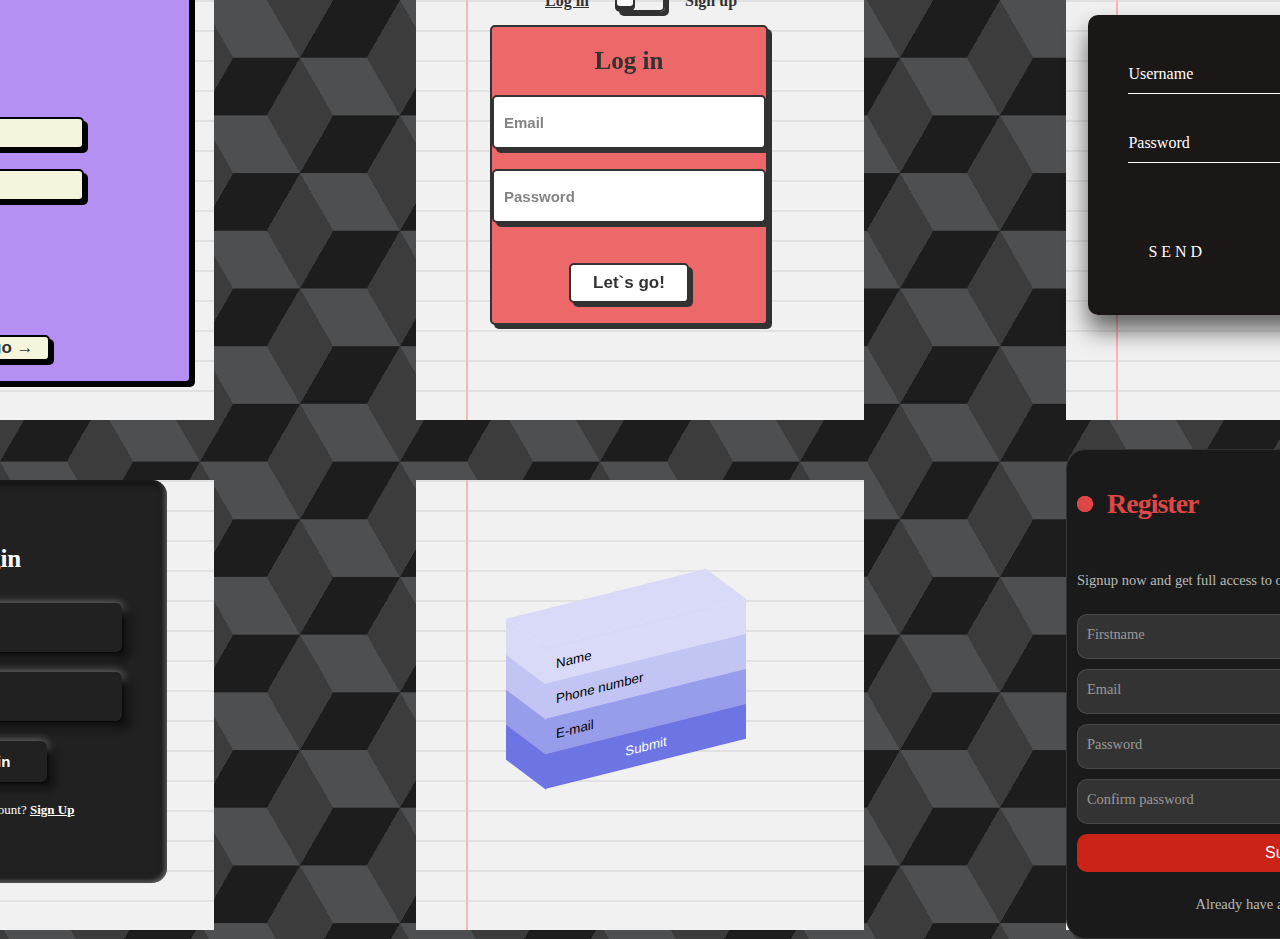
<file: index.html>
<!DOCTYPE html>
<html lang="es">
<!-- Header e imortación de estilos css -->
<head>
    <meta charset="UTF-8">
    <meta name="viewport" content="width=device-width, user-scalable=no, initial-scale=1.0, maximum-scale=1.0, minimum-scale=1.0">
    <title>Formularios con ElBuenParker</title>
    <link rel="stylesheet" href="./src/index.css">
    <link rel="stylesheet" href="./src/form1.css">
    <link rel="stylesheet" href="./src/form2.css">
    <link rel="stylesheet" href="./src/form3.css">
    <link rel="stylesheet" href="./src/form4.css">
    <link rel="stylesheet" href="./src/form5.css">
    <link rel="stylesheet" href="./src/form6.css">
</head>    
<body>
  <!-- container principal y body -->
    <div class="mainContainer">
        <!-- Formulario 1-->
        <div class="container1">    
            <form class="form1">
                <div class="title">Welcome,<br><span>sign up to continue</span></div>
                <input class="input" name="email" placeholder="Email" type="email">
                <input class="input" name="password" placeholder="Password" type="password">
                <div class="login-with">
                  <div class="button-log"><b>t</b></div>
                  <div class="button-log">
                    <svg xmlns:xlink="http://www.w3.org/1999/xlink" xmlns="http://www.w3.org/2000/svg" xml:space="preserve" width="56.6934px" viewBox="0 0 56.6934 56.6934" version="1.1" style="enable-background:new 0 0 56.6934 56.6934;" id="Layer_1" height="56.6934px" class="icon"><path d="M51.981,24.4812c-7.7173-0.0038-15.4346-0.0019-23.1518-0.001c0.001,3.2009-0.0038,6.4018,0.0019,9.6017  c4.4693-0.001,8.9386-0.0019,13.407,0c-0.5179,3.0673-2.3408,5.8723-4.9258,7.5991c-1.625,1.0926-3.492,1.8018-5.4168,2.139  c-1.9372,0.3306-3.9389,0.3729-5.8713-0.0183c-1.9651-0.3921-3.8409-1.2108-5.4773-2.3649  c-2.6166-1.8383-4.6135-4.5279-5.6388-7.5549c-1.0484-3.0788-1.0561-6.5046,0.0048-9.5805  c0.7361-2.1679,1.9613-4.1705,3.5708-5.8002c1.9853-2.0324,4.5664-3.4853,7.3473-4.0811c2.3812-0.5083,4.8921-0.4113,7.2234,0.294  c1.9815,0.6016,3.8082,1.6874,5.3044,3.1163c1.5125-1.5039,3.0173-3.0164,4.527-4.5231c0.7918-0.811,1.624-1.5865,2.3908-2.4196  c-2.2928-2.1218-4.9805-3.8274-7.9172-4.9056C32.0723,4.0363,26.1097,3.995,20.7871,5.8372  C14.7889,7.8907,9.6815,12.3763,6.8497,18.0459c-0.9859,1.9536-1.7057,4.0388-2.1381,6.1836  C3.6238,29.5732,4.382,35.2707,6.8468,40.1378c1.6019,3.1768,3.8985,6.001,6.6843,8.215c2.6282,2.0958,5.6916,3.6439,8.9396,4.5078  c4.0984,1.0993,8.461,1.0743,12.5864,0.1355c3.7284-0.8581,7.256-2.6397,10.0725-5.24c2.977-2.7358,5.1006-6.3403,6.2249-10.2138  C52.5807,33.3171,52.7498,28.8064,51.981,24.4812z"></path></svg>
                  </div>
                  <div class="button-log">
                    <svg class="icon" height="56.693px" id="Layer_1" version="1.1" viewBox="0 0 56.693 56.693" width="56.693px" xml:space="preserve" xmlns="http://www.w3.org/2000/svg" xmlns:xlink="http://www.w3.org/1999/xlink"><path d="M40.43,21.739h-7.645v-5.014c0-1.883,1.248-2.322,2.127-2.322c0.877,0,5.395,0,5.395,0V6.125l-7.43-0.029  c-8.248,0-10.125,6.174-10.125,10.125v5.518h-4.77v8.53h4.77c0,10.947,0,24.137,0,24.137h10.033c0,0,0-13.32,0-24.137h6.77  L40.43,21.739z"></path></svg>
                  </div>
                </div>
                <button class="button-confirm">Let`s go →</button>
              </form>
            
        </div>
        <!-- Formulario 2-->
        <div class="container1">
            <div class="wrapper">
                <div class="card-switch">
                    <label class="switch">
                       <input type="checkbox" class="toggle">
                       <span class="slider"></span>
                       <span class="card-side"></span>
                       <div class="flip-card__inner">
                          <div class="flip-card__front">
                             <div class="title">Log in</div>
                             <form class="flip-card__form" action="">
                                <input class="flip-card__input" name="email" placeholder="Email" type="email">
                                <input class="flip-card__input" name="password" placeholder="Password" type="password">
                                <button class="flip-card__btn">Let`s go!</button>
                             </form>
                          </div>
                          <div class="flip-card__back">
                             <div class="title">Sign up</div>
                             <form class="flip-card__form" action="">
                                <input class="flip-card__input" placeholder="Name" type="name">
                                <input class="flip-card__input" name="email" placeholder="Email" type="email">
                                <input class="flip-card__input" name="password" placeholder="Password" type="password">
                                <button class="flip-card__btn">Confirm!</button>
                             </form>
                          </div>
                       </div>
                    </label>
                </div>   
           </div>   
        </div>
        <!-- Formulario 3-->
        <div class="container1">
            <div class="login-box">
 
                <form>
                  <div class="user-box">
                    <input type="text" name="" required="">
                    <label>Username</label>
                  </div>
                  <div class="user-box">
                    <input type="password" name="" required="">
                    <label>Password</label>
                  </div>
                  <a href="#">
                         SEND
                     <span></span>
                  </a>
                </form>
              </div>  
        </div>
        <!-- Formulario 4-->
        <div class="container1">
            <div class="container4">
                <input type="checkbox" id="signup_toggle">
                <form class="form4">
                    <div class="form_front">
                        <div class="form_details">Login</div>
                        <input placeholder="Username" class="input4" type="text">
                        <input placeholder="Password" class="input4" type="text">
                        <button class="btn4">Login</button>
                        <span class="switch4">Don't have an account? 
                            <label class="signup_tog" for="signup_toggle">
                                Sign Up
                            </label>
                        </span>
                    </div>
                    <div class="form_back">
                        <div class="form_details">SignUp</div>
                        <input placeholder="Firstname" class="input4" type="text">
                        <input placeholder="Username" class="input4" type="text">
                        <input placeholder="Password" class="input4" type="text">
                        <input placeholder="Confirm Password" class="input4" type="text">
                        <button class="btn4">Signup</button>
                        <span class="switch4">Already have an account? 
                            <label class="signup_tog" for="signup_toggle">
                                Sign In
                            </label>
                        </span>
                    </div>
                </form>
            </div>
        </div>
        <!-- Formulario 5-->
        <div class="container1">
            <form class="form5">
                <ul class="wrapper5">
                  <li style="--i:4;"><input class="input5" type="text" placeholder="Name" required=""></li>
                  <li style="--i:3;"><input class="input5" placeholder="Phone number" required="" name="phone"></li>
                  <li style="--i:2;"><input class="input5" type="email" placeholder="E-mail" required="" name="email"></li>
                  <button class="button5" style="--i:1;">Submit</button>
                </ul>
              </form>   
        </div>
        <!-- Formulario 6-->
        <div class="container1">
            <form class="form6">
                <p class="title6">Register </p>
                <p class="message6">Signup now and get full access to our app. </p>
                    <div class="flex6">
                    <label>
                        <input class="input6" type="text" placeholder="" required="">
                        <span>Firstname</span>
                    </label>
                    <label>
                        <input class="input6" type="text" placeholder="" required="">
                        <span>Lastname</span>
                    </label>
                </div>               
                <label>
                    <input class="input6" type="email" placeholder="" required="">
                    <span>Email</span>
                </label>         
                <label>
                    <input class="input6" type="password" placeholder="" required="">
                    <span>Password</span>
                </label>
                <label>
                    <input class="input6" type="password" placeholder="" required="">
                    <span>Confirm password</span>
                </label>
                <button class="submit6">Submit</button>
                <p class="signin6">Already have an acount ? <a href="#">Signin</a> </p>
            </form>      
        </div>      
    </div>
          
</body>
</html>
</file>
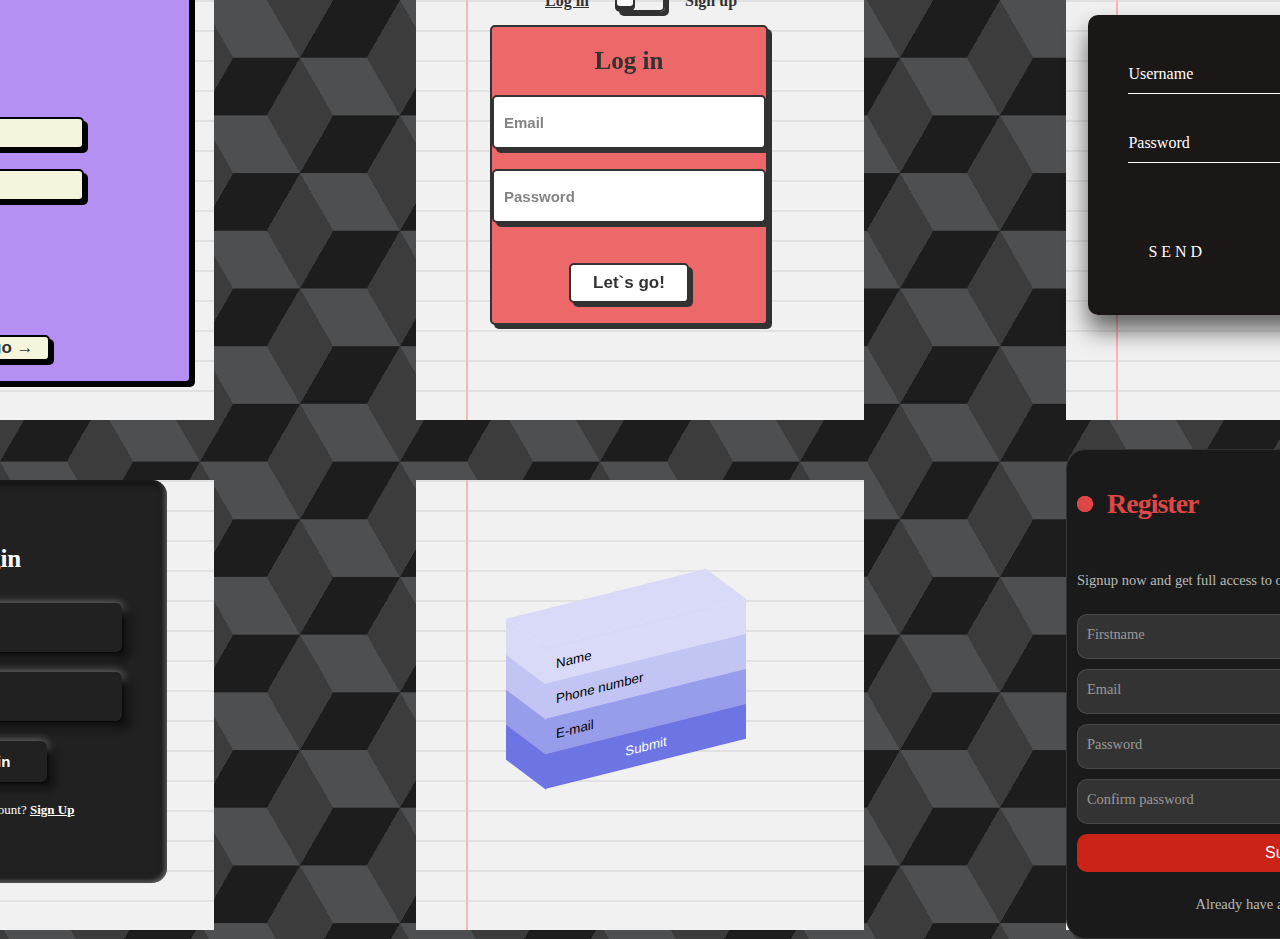
<file: src/index.html>
<!DOCTYPE html>
<html lang="es">
<!-- Header e imortación de estilos css -->
<head>
    <meta charset="UTF-8">
    <meta name="viewport" content="width=device-width, user-scalable=no, initial-scale=1.0, maximum-scale=1.0, minimum-scale=1.0">
    <title>Formularios con ElBuenParker</title>
    <link rel="stylesheet" href="index.css">
    <link rel="stylesheet" href="form1.css">
    <link rel="stylesheet" href="form2.css">
    <link rel="stylesheet" href="form3.css">
    <link rel="stylesheet" href="form4.css">
    <link rel="stylesheet" href="form5.css">
    <link rel="stylesheet" href="form6.css">
</head>
    
<body>
  <!-- container principal y body -->

    <div class="mainContainer">
        <!-- Formulario 1-->
        <div class="container1">
            
            <form class="form1">
                <div class="title">Welcome,<br><span>sign up to continue</span></div>
                <input class="input" name="email" placeholder="Email" type="email">
                <input class="input" name="password" placeholder="Password" type="password">
                <div class="login-with">
                  <div class="button-log"><b>t</b></div>
                  <div class="button-log">
                    <svg xmlns:xlink="http://www.w3.org/1999/xlink" xmlns="http://www.w3.org/2000/svg" xml:space="preserve" width="56.6934px" viewBox="0 0 56.6934 56.6934" version="1.1" style="enable-background:new 0 0 56.6934 56.6934;" id="Layer_1" height="56.6934px" class="icon"><path d="M51.981,24.4812c-7.7173-0.0038-15.4346-0.0019-23.1518-0.001c0.001,3.2009-0.0038,6.4018,0.0019,9.6017  c4.4693-0.001,8.9386-0.0019,13.407,0c-0.5179,3.0673-2.3408,5.8723-4.9258,7.5991c-1.625,1.0926-3.492,1.8018-5.4168,2.139  c-1.9372,0.3306-3.9389,0.3729-5.8713-0.0183c-1.9651-0.3921-3.8409-1.2108-5.4773-2.3649  c-2.6166-1.8383-4.6135-4.5279-5.6388-7.5549c-1.0484-3.0788-1.0561-6.5046,0.0048-9.5805  c0.7361-2.1679,1.9613-4.1705,3.5708-5.8002c1.9853-2.0324,4.5664-3.4853,7.3473-4.0811c2.3812-0.5083,4.8921-0.4113,7.2234,0.294  c1.9815,0.6016,3.8082,1.6874,5.3044,3.1163c1.5125-1.5039,3.0173-3.0164,4.527-4.5231c0.7918-0.811,1.624-1.5865,2.3908-2.4196  c-2.2928-2.1218-4.9805-3.8274-7.9172-4.9056C32.0723,4.0363,26.1097,3.995,20.7871,5.8372  C14.7889,7.8907,9.6815,12.3763,6.8497,18.0459c-0.9859,1.9536-1.7057,4.0388-2.1381,6.1836  C3.6238,29.5732,4.382,35.2707,6.8468,40.1378c1.6019,3.1768,3.8985,6.001,6.6843,8.215c2.6282,2.0958,5.6916,3.6439,8.9396,4.5078  c4.0984,1.0993,8.461,1.0743,12.5864,0.1355c3.7284-0.8581,7.256-2.6397,10.0725-5.24c2.977-2.7358,5.1006-6.3403,6.2249-10.2138  C52.5807,33.3171,52.7498,28.8064,51.981,24.4812z"></path></svg>
                  </div>
                  <div class="button-log">
                    <svg class="icon" height="56.693px" id="Layer_1" version="1.1" viewBox="0 0 56.693 56.693" width="56.693px" xml:space="preserve" xmlns="http://www.w3.org/2000/svg" xmlns:xlink="http://www.w3.org/1999/xlink"><path d="M40.43,21.739h-7.645v-5.014c0-1.883,1.248-2.322,2.127-2.322c0.877,0,5.395,0,5.395,0V6.125l-7.43-0.029  c-8.248,0-10.125,6.174-10.125,10.125v5.518h-4.77v8.53h4.77c0,10.947,0,24.137,0,24.137h10.033c0,0,0-13.32,0-24.137h6.77  L40.43,21.739z"></path></svg>
                  </div>
                </div>
                <button class="button-confirm">Let`s go →</button>
              </form>
            
        </div>
        <!-- Formulario 2-->

        <div class="container1">
            <div class="wrapper">
                <div class="card-switch">
                    <label class="switch">
                       <input type="checkbox" class="toggle">
                       <span class="slider"></span>
                       <span class="card-side"></span>
                       <div class="flip-card__inner">
                          <div class="flip-card__front">
                             <div class="title">Log in</div>
                             <form class="flip-card__form" action="">
                                <input class="flip-card__input" name="email" placeholder="Email" type="email">
                                <input class="flip-card__input" name="password" placeholder="Password" type="password">
                                <button class="flip-card__btn">Let`s go!</button>
                             </form>
                          </div>
                          <div class="flip-card__back">
                             <div class="title">Sign up</div>
                             <form class="flip-card__form" action="">
                                <input class="flip-card__input" placeholder="Name" type="name">
                                <input class="flip-card__input" name="email" placeholder="Email" type="email">
                                <input class="flip-card__input" name="password" placeholder="Password" type="password">
                                <button class="flip-card__btn">Confirm!</button>
                             </form>
                          </div>
                       </div>
                    </label>
                </div>   
           </div>
            
        </div>
        <!-- Formulario 3-->
        <div class="container1">
            <div class="login-box">
 
                <form>
                  <div class="user-box">
                    <input type="text" name="" required="">
                    <label>Username</label>
                  </div>
                  <div class="user-box">
                    <input type="password" name="" required="">
                    <label>Password</label>
                  </div>
                  <a href="#">
                         SEND
                     <span></span>
                  </a>
                </form>
              </div>
            
        </div>
        <!-- Formulario 4-->
        <div class="container1">
            <div class="container4">
                <input type="checkbox" id="signup_toggle">
                <form class="form4">
                    <div class="form_front">
                        <div class="form_details">Login</div>
                        <input placeholder="Username" class="input4" type="text">
                        <input placeholder="Password" class="input4" type="text">
                        <button class="btn4">Login</button>
                        <span class="switch4">Don't have an account? 
                            <label class="signup_tog" for="signup_toggle">
                                Sign Up
                            </label>
                        </span>
                    </div>
                    <div class="form_back">
                        <div class="form_details">SignUp</div>
                        <input placeholder="Firstname" class="input4" type="text">
                        <input placeholder="Username" class="input4" type="text">
                        <input placeholder="Password" class="input4" type="text">
                        <input placeholder="Confirm Password" class="input4" type="text">
                        <button class="btn4">Signup</button>
                        <span class="switch4">Already have an account? 
                            <label class="signup_tog" for="signup_toggle">
                                Sign In
                            </label>
                        </span>
                    </div>
                </form>
            </div>
            
            
        </div>
        <!-- Formulario 5-->
        <div class="container1">
            <form class="form5">
                <ul class="wrapper5">
                  
                  <li style="--i:4;"><input class="input5" type="text" placeholder="Name" required=""></li>
                  <li style="--i:3;"><input class="input5" placeholder="Phone number" required="" name="phone"></li>
                  <li style="--i:2;"><input class="input5" type="email" placeholder="E-mail" required="" name="email"></li>
                  <button class="button5" style="--i:1;">Submit</button>
                </ul>
              </form>
              
            
        </div>
        <!-- Formulario 6-->
        <div class="container1">
            <form class="form6">
                <p class="title6">Register </p>
                <p class="message6">Signup now and get full access to our app. </p>
                    <div class="flex6">
                    <label>
                        <input class="input6" type="text" placeholder="" required="">
                        <span>Firstname</span>
                    </label>
            
                    <label>
                        <input class="input6" type="text" placeholder="" required="">
                        <span>Lastname</span>
                    </label>
                </div>  
                        
                <label>
                    <input class="input6" type="email" placeholder="" required="">
                    <span>Email</span>
                </label> 
                    
                <label>
                    <input class="input6" type="password" placeholder="" required="">
                    <span>Password</span>
                </label>
                <label>
                    <input class="input6" type="password" placeholder="" required="">
                    <span>Confirm password</span>
                </label>
                <button class="submit6">Submit</button>
                <p class="signin6">Already have an acount ? <a href="#">Signin</a> </p>
            </form>
            
        </div>
          
          
    </div>
          
</body>
</html>
</file>
<file: src/index.css>
body {
    display: block;
    margin: 0px;
    width: 100%;
    height: 100%;
    height: 100vh;
    --s: 200px; /* control the size */
    --c1: #1d1d1d;
    --c2: #4e4f51;
    --c3: #3c3c3c;
  
    background: repeating-conic-gradient(
          from 30deg,
          #0000 0 120deg,
          var(--c3) 0 180deg
        )
        calc(0.5 * var(--s)) calc(0.5 * var(--s) * 0.577),
      repeating-conic-gradient(
        from 30deg,
        var(--c1) 0 60deg,
        var(--c2) 0 120deg,
        var(--c3) 0 180deg
      );
    background-size: var(--s) calc(var(--s) * 0.577);
}
.mainContainer {
    justify-items: center;
    align-items: center;
    justify-content: center;
    align-content: center;
    display: grid;
    grid-template-columns: repeat(3, 640px);
    grid-template-rows: repeat(2, 500px);
    gap: 10px;
    width: 100%;
    height: 100%;
    height: 100vh;
  }
  .container1 {
    justify-content: end;
    width: 70%;
    height: 90%;
    background: #f1f1f1;
    background-image: linear-gradient(
        90deg,
        transparent 50px,
        #ffb4b8 50px,
        #ffb4b8 52px,
        transparent 52px
      ),
      linear-gradient(#e1e1e1 0.1em, transparent 0.1em);
    background-size: 100% 30px;
  }
</file>
<file: src/form1.css>
.form1 {
    margin-left: 5%;
    margin-top: 2%;
    width: 80%;
    height: 80%;
    --input-focus: #2d8cf0;
    --font-color: #323232;
    --font-color-sub: #666;
    --bg-color: beige;
    --main-color: black;
    padding: 20px;
    background: rgb(181, 144, 243);
    display: flex;
    flex-direction: column;
    align-items: flex-start;
    justify-content: center;
    gap: 20px;
    border-radius: 5px;
    border: 2px solid var(--main-color);
    box-shadow: 4px 4px var(--main-color);
  }
  
  .title {
    color: var(--font-color);
    font-weight: 900;
    font-size: 20px;
    margin-bottom: 25px;
  }
  
  .title span {
    color: var(--font-color-sub);
    font-weight: 600;
    font-size: 17px;
  }
  
  .input {
    width: 250px;
    height: 40px;
    border-radius: 5px;
    border: 2px solid var(--main-color);
    background-color: var(--bg-color);
    box-shadow: 4px 4px var(--main-color);
    font-size: 15px;
    font-weight: 600;
    color: var(--font-color);
    padding: 5px 10px;
    outline: none;
  }
  
  .input::placeholder {
    color: var(--font-color-sub);
    opacity: 0.8;
  }
  
  .input:focus {
    border: 2px solid var(--input-focus);
  }
  
  .login-with {
    display: flex;
    gap: 20px;
  }
  
  .button-log {
    cursor: pointer;
    width: 40px;
    height: 40px;
    border-radius: 100%;
    border: 2px solid var(--main-color);
    background-color: var(--bg-color);
    box-shadow: 4px 4px var(--main-color);
    color: var(--font-color);
    font-size: 25px;
    display: flex;
    justify-content: center;
    align-items: center;
  }
  
  .icon {
    width: 24px;
    height: 24px;
    fill: var(--main-color);
  }
  
  .button-log:active, .button-confirm:active {
    box-shadow: 0px 0px var(--main-color);
    transform: translate(3px, 3px);
  }
  
  .button-confirm {
    margin: 50px auto 0 auto;
    width: 120px;
    height: 40px;
    border-radius: 5px;
    border: 2px solid var(--main-color);
    background-color: var(--bg-color);
    box-shadow: 4px 4px var(--main-color);
    font-size: 17px;
    font-weight: 600;
    color: var(--font-color);
    cursor: pointer;
  }
</file>
<file: src/form2.css>
.wrapper {
    margin-top: 5%;
    --input-focus: #ec2421;
    --font-color: #323232;
    --font-color-sub: #666;
    --bg-color: #fff;
    --bg-color-alt: #666;
    --main-color: #323232;
       display: flex; 
      flex-direction: column; 
      align-items: center; 
  }
 
  .switch {
    position: relative;
    display: flex;
    flex-direction: column;
    justify-content: center;
    align-items: center;
    gap: 20px;
    width: 50px;
    height: 20px;
  }
  
  .card-side::before {
    position: absolute;
    content: 'Log in';
    left: -70px;
    top: 0;
    width: 100px;
    text-decoration: underline;
    color: var(--font-color);
    font-weight: 600;
  }
  
  .card-side::after {
    position: absolute;
    content: 'Sign up';
    left: 70px;
    top: 0;
    width: 100px;
    text-decoration: none;
    color: var(--font-color);
    font-weight: 600;
  }
  
  .toggle {
    opacity: 0;
    width: 0;
    height: 0;
  }
  
  .slider {
    box-sizing: border-box;
    border-radius: 5px;
    border: 2px solid var(--main-color);
    box-shadow: 4px 4px var(--main-color);
    position: absolute;
    cursor: pointer;
    top: 0;
    left: 0;
    right: 0;
    bottom: 0;
    background-color: var(--bg-colorcolor);
    transition: 0.3s;
  }
  
  .slider:before {
    box-sizing: border-box;
    position: absolute;
    content: "";
    height: 20px;
    width: 20px;
    border: 2px solid var(--main-color);
    border-radius: 5px;
    left: -2px;
    bottom: 2px;
    background-color: var(--bg-color);
    box-shadow: 0 3px 0 var(--main-color);
    transition: 0.3s;
  }
  
  .toggle:checked + .slider {
    background-color: var(--input-focus);
  }
  
  .toggle:checked + .slider:before {
    transform: translateX(30px);
  }
  
  .toggle:checked ~ .card-side:before {
    text-decoration: none;
  }
  
  .toggle:checked ~ .card-side:after {
    text-decoration: underline;
  }
  
  /* card */ 
  
  .flip-card__inner {
    width: 300px;
    height: 350px;
    position: relative;
    background-color: transparent;
    perspective: 1000px;
      /* width: 100%;
      height: 100%; */
    text-align: center;
    transition: transform 0.8s;
    transform-style: preserve-3d;
  }
  
  .toggle:checked ~ .flip-card__inner {
    transform: rotateY(180deg);
  }
  
  .toggle:checked ~ .flip-card__front {
    box-shadow: none;
  }
  
  .flip-card__front, .flip-card__back {
    position: absolute;
    display: flex;
    flex-direction: column;
    justify-content: center;
    -webkit-backface-visibility: hidden;
    backface-visibility: hidden;
    background: rgb(237, 104, 104);
    border-radius: 5px;
    border: 2px solid var(--main-color);
    box-shadow: 4px 4px var(--main-color);
  }
  
  .flip-card__back {
    width: 100%;
    transform: rotateY(180deg);
  }
  
  .flip-card__form {
    display: flex;
    flex-direction: column;
    align-items: center;
    gap: 20px;
  }
  
  .title {
    margin: 20px 0 20px 0;
    font-size: 25px;
    font-weight: 900;
    text-align: center;
    color: var(--main-color);
  }
  
  .flip-card__input {
    width: 250px;
    height: 40px;
    border-radius: 5px;
    border: 2px solid var(--main-color);
    background-color: var(--bg-color);
    box-shadow: 4px 4px var(--main-color);
    font-size: 15px;
    font-weight: 600;
    color: var(--font-color);
    padding: 5px 10px;
    outline: none;
  }
  
  .flip-card__input::placeholder {
    color: var(--font-color-sub);
    opacity: 0.8;
  }
  
  .flip-card__input:focus {
    border: 2px solid var(--input-focus);
  }
  
  .flip-card__btn:active, .button-confirm:active {
    box-shadow: 0px 0px var(--main-color);
    transform: translate(3px, 3px);
  }
  
  .flip-card__btn {
    margin: 20px 0 20px 0;
    width: 120px;
    height: 40px;
    border-radius: 5px;
    border: 2px solid var(--main-color);
    background-color: var(--bg-color);
    box-shadow: 4px 4px var(--main-color);
    font-size: 17px;
    font-weight: 600;
    color: var(--font-color);
    cursor: pointer;
  }
</file>
<file: src/form3.css>
.login-box {
    margin-top: 10%;
    margin-left: 5%;
    align-items: center;
    justify-content: center;
    width: 400px;
    padding: 40px;
    background: rgba(24, 20, 20, 0.987);
    box-sizing: border-box;
    box-shadow: 0 15px 25px rgba(0,0,0,.6);
    border-radius: 10px;
  }
  
  .login-box .user-box {
    position: relative;
  }
  
  .login-box .user-box input {
    width: 100%;
    padding: 10px 0;
    font-size: 16px;
    color: #fff;
    margin-bottom: 30px;
    border: none;
    border-bottom: 1px solid #fff;
    outline: none;
    background: transparent;
  }
  
  .login-box .user-box label {
    position: absolute;
    top: 0;
    left: 0;
    padding: 10px 0;
    font-size: 16px;
    color: #fff;
    pointer-events: none;
    transition: .5s;
  }
  
  .login-box .user-box input:focus ~ label,
  .login-box .user-box input:valid ~ label {
    top: -20px;
    left: 0;
    color: #bdb8b8;
    font-size: 12px;
  }
  
  .login-box form a {
    position: relative;
    display: inline-block;
    padding: 10px 20px;
    color: #ffffff;
    font-size: 16px;
    text-decoration: none;
    text-transform: uppercase;
    overflow: hidden;
    transition: .5s;
    margin-top: 40px;
    letter-spacing: 4px
  }
  
  .login-box a:hover {
    background: #03a4f4;
    color: #fff;
    border-radius: 5px;
    box-shadow: 0 0 5px #03a4f4,
                0 0 25px #03a4f4,
                0 0 50px #03a4f4,
                0 0 100px #03a4f4;
  }
  
  .login-box a span {
    position: absolute;
    display: block;
  }
  
  @keyframes btn-anim1 {
    0% {
      left: -100%;
    }
  
    50%,100% {
      left: 100%;
    }
  }
  
  .login-box a span:nth-child(1) {
    bottom: 2px;
    left: -100%;
    width: 100%;
    height: 2px;
    background: linear-gradient(90deg, transparent, #03a4f4);
    animation: btn-anim1 2s linear infinite;
  }
</file>
<file: src/form4.css>
.container4 {
    display: flex;
    justify-content: center;
    align-items: center;
  }
  
  .form4 {
    display: flex;
    justify-content: center;
    align-items: center;
    transform-style: preserve-3d;
    transition: all 1s ease;
   
  }
  
  .form4 .form_front {
    display: flex;
    flex-direction: column;
    justify-content: center;
    align-items: center;
    gap: 20px;
    position: flex;
    backface-visibility: hidden;
    padding: 65px 45px;
    border-radius: 15px;
    box-shadow: inset 2px 2px 10px rgba(0,0,0,1),
    inset -1px -1px 5px rgba(255, 255, 255, 0.6);
    background-color: #212121;
    border-radius: 15px;
  }
  
  .form4 .form_back {
    margin-top: -10%;
    display: flex;
    flex-direction: column;
    justify-content: center;
    align-items: center;
    gap: 20px;
    position: absolute;
    backface-visibility: hidden;
    transform: rotateY(-180deg);
    padding: 65px 45px;
    border-radius: 15px;
    box-shadow: inset 2px 2px 10px rgba(0,0,0,1),
    inset -1px -1px 5px rgba(255, 255, 255, 0.6);
    background-color: #212121;
    border-radius: 15px;
  }
  
  .form_details {
    font-size: 25px;
    font-weight: 600;
    padding-bottom: 10px;
    color: white;
  }
  
  .input4 {
    width: 245px;
    min-height: 45px;
    color: #fff;
    outline: none;
    transition: 0.35s;
    padding: 0px 7px;
    background-color: #212121;
    border-radius: 6px;
    border: 2px solid #212121;
    box-shadow: 6px 6px 10px rgba(0,0,0,1),
    1px 1px 10px rgba(255, 255, 255, 0.6);
  }
  
  .input4::placeholder {
    color: #999;
  }
  
  .input4:focus.input::placeholder {
    transition: 0.3s;
    opacity: 0;
  }
  
  .input4:focus {
    transform: scale(1.05);
    box-shadow: 6px 6px 10px rgba(0,0,0,1),
    1px 1px 10px rgba(255, 255, 255, 0.6),
    inset 2px 2px 10px rgba(0,0,0,1),
    inset -1px -1px 5px rgba(255, 255, 255, 0.6);
  }
  
  .btn4 {
    padding: 10px 35px;
    cursor: pointer;
    background-color: #212121;
    border-radius: 6px;
    border: 2px solid #212121;
    box-shadow: 6px 6px 10px rgba(0,0,0,1),
    1px 1px 10px rgba(255, 255, 255, 0.6);
    color: #fff;
    font-size: 15px;
    font-weight: bold;
    transition: 0.35s;
  }
  
  .btn4:hover {
    transform: scale(1.05);
    box-shadow: 6px 6px 10px rgba(0,0,0,1),
    1px 1px 10px rgba(255, 255, 255, 0.6),
    inset 2px 2px 10px rgba(0,0,0,1),
    inset -1px -1px 5px rgba(255, 255, 255, 0.6);
  }
  
  .btn4:focus {
    transform: scale(1.05);
    box-shadow: 6px 6px 10px rgba(0,0,0,1),
    1px 1px 10px rgba(255, 255, 255, 0.6),
    inset 2px 2px 10px rgba(0,0,0,1),
    inset -1px -1px 5px rgba(255, 255, 255, 0.6);
  }
  
  .form4 .switch4 {
    font-size: 13px;
    color: white;
  }
  
  .form4 .switch4 .signup_tog {
    font-weight: 700;
    cursor: pointer;
    text-decoration: underline;
  }
  
  .container4 #signup_toggle {
    display: none;
  }
  
  .container4 #signup_toggle:checked + .form4 {
    transform: rotateY(-180deg);
  }
</file>
<file: src/form5.css>
.form5{
    align-items: center;
    margin-top: 30%;
    margin-left: 20%;
}
.input5, .button5 {
    width: 90%;
    position: relative;
    padding: 10px;
    border: 0.1px solid #575cb5;
  }
  
  .button5 {
    background: #6d74e3;
    border: none;
  }
  
  .wrapper5 {
    position: relative;
    transform: skewY(-14deg);
  }
  
  .wrapper5 li, .button5 {
    position: relative;
    list-style: none;
    width: 200px;
    z-index: var(--i);
    transition: 0.3s;
    color: white;
  }
  
  .wrapper5 li::before, .button5::before {
    position: absolute;
    content: '';
    background: #6d74e3;
    top: 0;
    left: -40px;
    width: 40px;
    height: 36px;
    transform-origin: right;
    transform: skewY(45deg);
    transition: 0.3s;
  }
  
  .wrapper5 li::after, .button5::after {
    position: absolute;
    content: '';
    background: #6d74e3;
    width: 200px;
    height: 40px;
    top: -40px;
    left: 0;
    transform-origin: bottom;
    transform: skewX(45deg);
    transition: 0.3s;
  }
  
  .wrapper5 li:nth-child(1)::after, .wrapper5 li:nth-child(1)::before {
    background-color: #d8daf7;
  }
  
  .wrapper5 li:nth-child(2)::after, .wrapper5 li:nth-child(2)::before {
    background-color: #c2c5f3;
  }
  
  .wrapper5 li:nth-child(3)::after, .wrapper5 li:nth-child(3)::before {
    background-color: #989deb;
  }
  
  li .input5 {
    outline: none;
    border: none;
    color: black;
  }
  
  li .input5::placeholder {
    color: black;
  }
  
  li:nth-child(1) .input5 {
    background: #d8daf7;
  }
  
  li:nth-child(2) .input5 {
    background: #c2c5f3;
  }
  
  li:nth-child(3) .input5 {
    background: #989deb;
  }
  
  
  li:nth-child(1) .input5:focus {
    outline: none;
    border: 3.5px solid #d8daf7;
  }
  
  li:nth-child(2) .input5:focus {
    outline: none;
    border: 3.5px solid #c2c5f3;
  }
  
  li:nth-child(3) .input5:focus {
    outline: none;
    border: 3.5px solid #989deb;
  }
  
  .wrapper li:hover, .button5:hover {
    transform: translateX(-20px);
  }
  
  .button5:hover, .button5:hover::before, .button5:hover::after {
    background: #575cb5;
  }
  
  .button5:active {
    transform: translateX(0px);
  }
</file>
<file: src/form6.css>
.form6 {
    margin-top: -7%;
    display: flex;
    flex-direction: column;
    gap: 10px;
    padding: 10px;
    border-radius: 20px;
    position: relative;
    background-color: #1a1a1a;
    color: #fff;
    border: 1px solid #333;
  }
  
  .title6 {
    font-size: 28px;
    font-weight: 600;
    letter-spacing: -1px;
    position: relative;
    display: flex;
    align-items: center;
    padding-left: 30px;
    color: #dd4747;
  }
  
  .title6::before {
    width: 18px;
    height: 18px;
  }
  
  .title6::after {
    width: 18px;
    height: 18px;
    animation: pulse 1s linear infinite;
  }
  
  .title6::before,
  .title6::after {
    position: absolute;
    content: "";
    height: 16px;
    width: 16px;
    border-radius: 50%;
    left: 0px;
    background-color: #dd4747;
  }
  
  .message6, 
  .signin6 {
    font-size: 14.5px;
    color: rgba(255, 255, 255, 0.7);
  }
  
  .signin6 {
    text-align: center;
  }
  
  .signin6 a:hover {
    text-decoration: underline royalblue;
  }
  
  .signin6 a {
    color: #47a4dd;
  }
  
  .flex6 {
    display: flex;
    width: 100%;
    gap: 6px;
  }
  
  .form6 label {
    position: relative;
  }
  
  .form6 label .input6 {
    background-color: #333;
    color: #fff;
    width: 100%;
    padding: 20px 02px 05px 1px;
    outline: 0;
    border: 1px solid rgba(105, 105, 105, 0.397);
    border-radius: 10px;
  }
  
  .form6 label .input6 + span {
    color: rgba(255, 255, 255, 0.5);
    position: absolute;
    left: 10px;
    top: 0px;
    font-size: 0.9em;
    cursor: text;
    transition: 0.3s ease;
  }
  
  .form6 label .input6:placeholder-shown + span {
    top: 12.5px;
    font-size: 0.9em;
  }
  
  .form6 label .input6:focus + span,
  .form6 label .input6:valid + span {
    color: #cb7d77;
    top: 0px;
    font-size: 0.7em;
    font-weight: 600;
  }
  
  .input6 {
    font-size: medium;
  }
  
  .submit6 {
    border: none;
    outline: none;
    padding: 10px;
    border-radius: 10px;
    color: #fff;
    font-size: 16px;
    transform: .3s ease;
    background-color: #cb2317;
  }
  
  .submit6:hover {
    background-color: #8b0b0b;
  }
  
  @keyframes pulse {
    from {
      transform: scale(0.9);
      opacity: 1;
    }
  
    to {
      transform: scale(1.8);
      opacity: 0;
    }
  }
</file>
